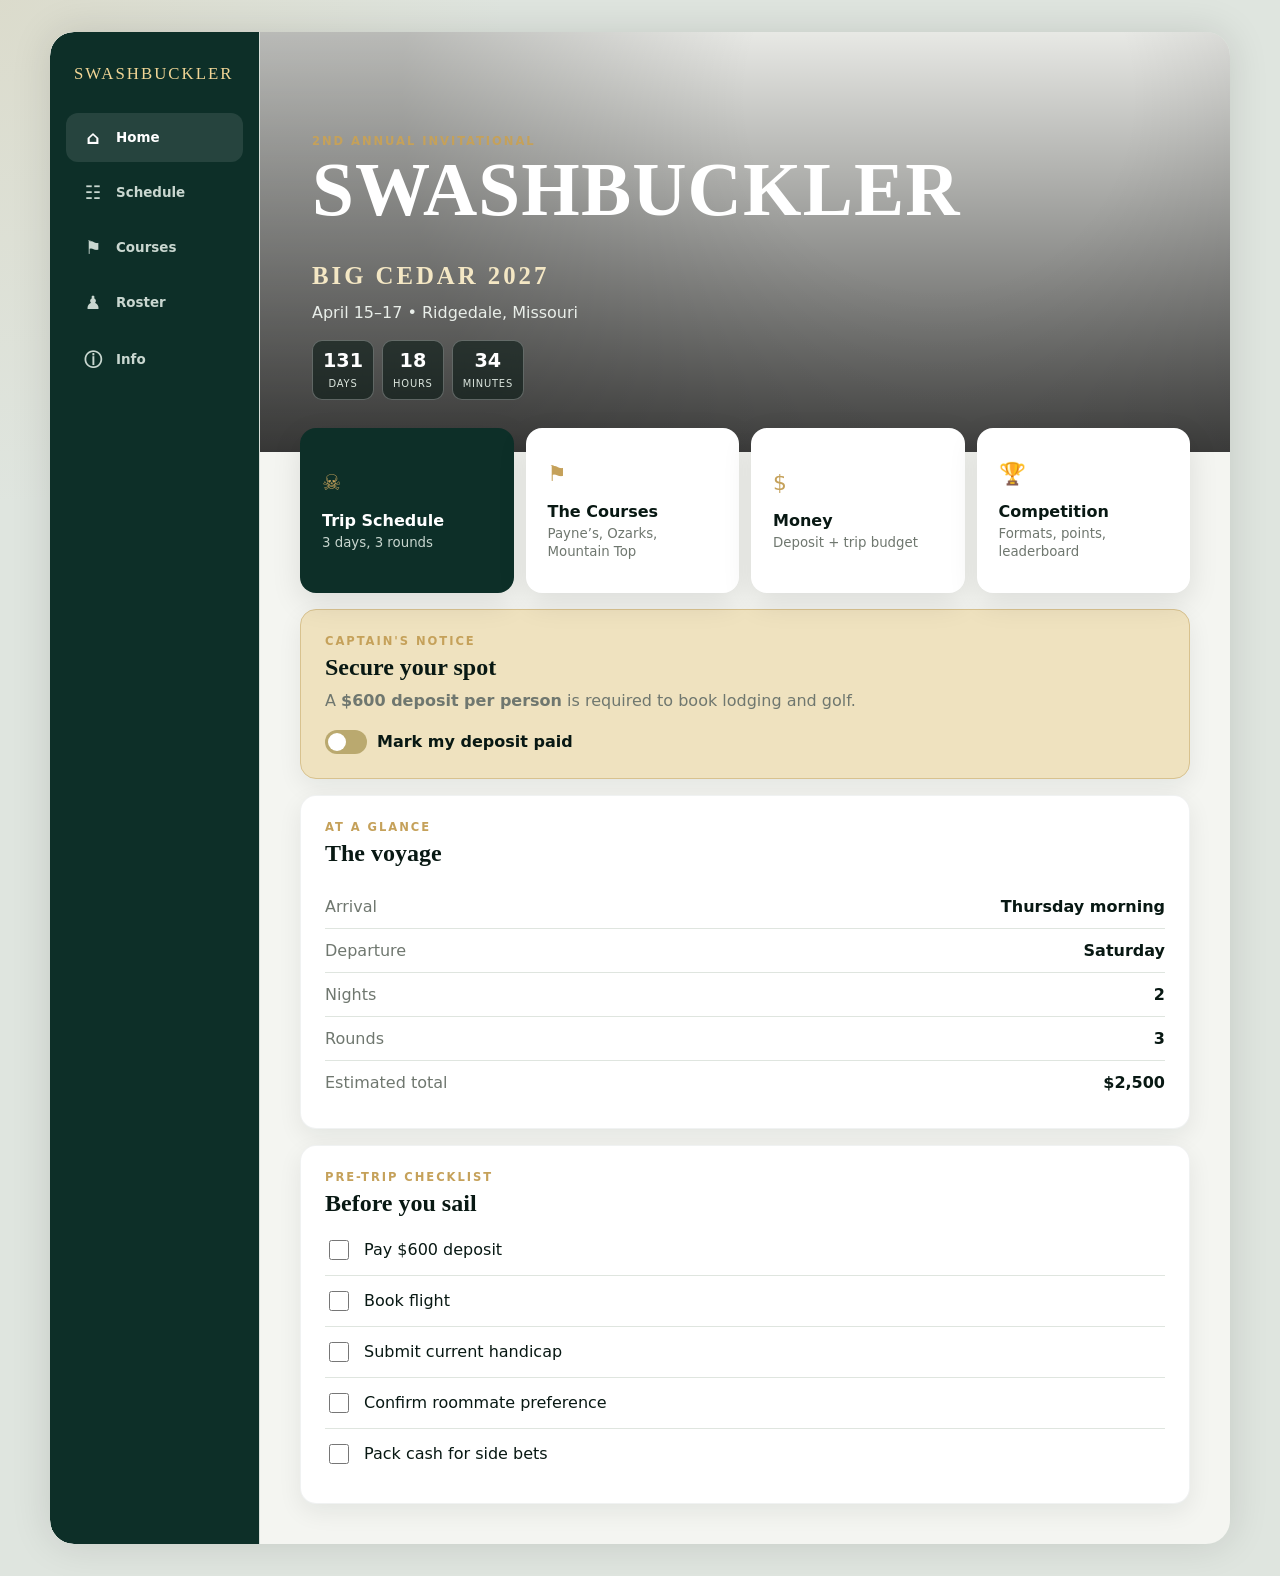
<file: Swashbuckler/App Prototypes/swashbuckler_app 2/index.html>
<!DOCTYPE html>
<html lang="en">
<head>
  <meta charset="UTF-8" />
  <meta name="viewport" content="width=device-width, initial-scale=1, viewport-fit=cover" />
  <meta name="theme-color" content="#0d2f28" />
  <title>Swashbuckler 2027</title>
  <link rel="manifest" href="manifest.json" />
  <link rel="stylesheet" href="styles.css" />
</head>
<body>
  <div class="app-shell">
    <header class="hero">
      <div class="hero-overlay"></div>
      <div class="hero-content">
        <div class="eyebrow">2ND ANNUAL INVITATIONAL</div>
        <h1>SWASHBUCKLER<br><span>BIG CEDAR 2027</span></h1>
        <p>April 15–17 • Ridgedale, Missouri</p>
        <div id="countdown" class="countdown"></div>
      </div>
    </header>

    <main>
      <section id="home" class="screen active">
        <div class="quick-grid">
          <button class="quick-card" data-target="schedule">
            <span class="quick-icon">☠</span>
            <strong>Trip Schedule</strong>
            <small>3 days, 3 rounds</small>
          </button>
          <button class="quick-card" data-target="courses">
            <span class="quick-icon">⚑</span>
            <strong>The Courses</strong>
            <small>Payne’s, Ozarks, Mountain Top</small>
          </button>
          <button class="quick-card" data-target="money">
            <span class="quick-icon">$</span>
            <strong>Money</strong>
            <small>Deposit + trip budget</small>
          </button>
          <button class="quick-card" data-target="competition">
            <span class="quick-icon">🏆</span>
            <strong>Competition</strong>
            <small>Formats, points, leaderboard</small>
          </button>
        </div>

        <div class="card announcement-card">
          <div class="card-kicker">CAPTAIN'S NOTICE</div>
          <h2>Secure your spot</h2>
          <p>A <strong>$600 deposit per person</strong> is required to book lodging and golf.</p>
          <label class="status-toggle">
            <input type="checkbox" id="depositPaid">
            <span></span>
            Mark my deposit paid
          </label>
        </div>

        <div class="card">
          <div class="section-heading">
            <div>
              <div class="card-kicker">AT A GLANCE</div>
              <h2>The voyage</h2>
            </div>
          </div>
          <div class="fact-list">
            <div><span>Arrival</span><strong>Thursday morning</strong></div>
            <div><span>Departure</span><strong>Saturday</strong></div>
            <div><span>Nights</span><strong>2</strong></div>
            <div><span>Rounds</span><strong>3</strong></div>
            <div><span>Estimated total</span><strong>$2,500</strong></div>
          </div>
        </div>

        <div class="card checklist-card">
          <div class="card-kicker">PRE-TRIP CHECKLIST</div>
          <h2>Before you sail</h2>
          <div id="checklist"></div>
        </div>
      </section>

      <section id="schedule" class="screen">
        <div class="page-title">
          <div class="card-kicker">ITINERARY</div>
          <h2>Trip Schedule</h2>
          <p>Times are placeholders until reservations and flights are finalized.</p>
        </div>
        <div class="timeline">
          <article class="day-card">
            <div class="day-badge">THU 4/15</div>
            <h3>Arrival + Round 1</h3>
            <div class="event"><time>Morning</time><div><strong>Fly into the Branson area</strong><span>Coordinate arrivals and rental vehicles</span></div></div>
            <div class="event"><time>TBD</time><div><strong>Check in at Big Cedar Lodge</strong><span>Drop bags, grab lunch, head to the course</span></div></div>
            <div class="event"><time>Afternoon</time><div><strong>Round 1</strong><span>Course assignment TBD</span></div></div>
            <div class="event"><time>Evening</time><div><strong>Opening-night dinner</strong><span>Pairings reveal + rules briefing</span></div></div>
          </article>

          <article class="day-card">
            <div class="day-badge">FRI 4/16</div>
            <h3>Doubleheader</h3>
            <div class="event"><time>Morning</time><div><strong>Round 2</strong><span>Course assignment TBD</span></div></div>
            <div class="event"><time>Midday</time><div><strong>Lunch + reset</strong><span>Leaderboard update</span></div></div>
            <div class="event"><time>Afternoon</time><div><strong>Round 3</strong><span>Course assignment TBD</span></div></div>
            <div class="event"><time>Evening</time><div><strong>Championship dinner</strong><span>Awards, payouts, bad-beat stories</span></div></div>
          </article>

          <article class="day-card">
            <div class="day-badge">SAT 4/17</div>
            <h3>Departure</h3>
            <div class="event"><time>Morning</time><div><strong>Breakfast + checkout</strong><span>Final accounting and trophy photos</span></div></div>
            <div class="event"><time>TBD</time><div><strong>Depart for airport</strong><span>Return rental vehicles and fly home</span></div></div>
          </article>
        </div>
      </section>

      <section id="courses" class="screen">
        <div class="page-title">
          <div class="card-kicker">THE TRACKS</div>
          <h2>Three rounds. No hiding.</h2>
          <p>Tap a course to reveal the trip notes.</p>
        </div>

        <article class="course-card paynes">
          <div class="course-shade"></div>
          <div class="course-copy">
            <span>18 HOLES</span>
            <h3>Payne’s Valley</h3>
            <p>Tiger Woods design • Signature 19th hole</p>
            <button class="reveal-btn">View trip notes</button>
            <div class="course-notes">
              <div><strong>Round:</strong> TBD</div>
              <div><strong>Format:</strong> TBD</div>
              <div><strong>Captain’s note:</strong> Save something for the dramatic finish.</div>
            </div>
          </div>
        </article>

        <article class="course-card ozarks">
          <div class="course-shade"></div>
          <div class="course-copy">
            <span>18 HOLES</span>
            <h3>Ozarks National</h3>
            <p>Coore & Crenshaw design • Big views, bigger consequences</p>
            <button class="reveal-btn">View trip notes</button>
            <div class="course-notes">
              <div><strong>Round:</strong> TBD</div>
              <div><strong>Format:</strong> TBD</div>
              <div><strong>Captain’s note:</strong> Fairways first. Hero golf later.</div>
            </div>
          </div>
        </article>

        <article class="course-card mountaintop">
          <div class="course-shade"></div>
          <div class="course-copy">
            <span>13 HOLES • PAR 3</span>
            <h3>Mountain Top</h3>
            <p>Gary Player design • Short course, long memories</p>
            <button class="reveal-btn">View trip notes</button>
            <div class="course-notes">
              <div><strong>Round:</strong> TBD</div>
              <div><strong>Format:</strong> TBD</div>
              <div><strong>Captain’s note:</strong> Closest-to-pin carnage belongs here.</div>
            </div>
          </div>
        </article>
      </section>

      <section id="roster" class="screen">
        <div class="page-title">
          <div class="card-kicker">THE CREW</div>
          <h2>2027 Roster</h2>
          <p>The Year 1 roster is loaded as a starting point. Handicaps and teams can be updated before launch.</p>
        </div>
        <div id="rosterGrid" class="roster-grid"></div>
      </section>

      <section id="competition" class="screen">
        <div class="page-title">
          <div class="card-kicker">THE COMPETITION</div>
          <h2>Formats + Leaderboard</h2>
          <p>Year 1 used best ball and alternate shot with match-play points. This version keeps that structure editable for 2027.</p>
        </div>

        <div class="format-grid">
          <div class="card format-card"><span>ROUND 1</span><h3>Best Ball</h3><p>1 point for a hole win, ½ for a tie, 0 for a loss.</p></div>
          <div class="card format-card"><span>ROUND 2</span><h3>Alternate Shot</h3><p>1 point for a hole win, ½ for a tie, 0 for a loss.</p></div>
          <div class="card format-card"><span>ROUND 3</span><h3>Best Ball</h3><p>1 point for a hole win, ½ for a tie, 0 for a loss.</p></div>
        </div>

        <div class="card">
          <div class="section-heading">
            <div>
              <div class="card-kicker">LIVE BOARD</div>
              <h2>Team standings</h2>
            </div>
            <button id="resetScores" class="ghost-btn">Reset</button>
          </div>
          <div id="leaderboard"></div>
        </div>

        <div class="card">
          <div class="card-kicker">SIDE ACTION</div>
          <h2>Suggested Year 2 pots</h2>
          <div class="fact-list">
            <div><span>Team competition</span><strong>$40/person</strong></div>
            <div><span>Individual net</span><strong>$20/person</strong></div>
            <div><span>Closest to pin</span><strong>$20/person</strong></div>
            <div><span>Total buy-in</span><strong>$80/person</strong></div>
          </div>
        </div>
      </section>

      <section id="money" class="screen">
        <div class="page-title">
          <div class="card-kicker">THE DAMAGE</div>
          <h2>Trip Budget</h2>
          <p>Expected cost per person: <strong>$2,500</strong>.</p>
        </div>

        <div class="budget-total">
          <span>Estimated total</span>
          <strong>$2,500</strong>
          <small>per person</small>
        </div>

        <div class="budget-bars">
          <div class="budget-row"><div><span>Lodging</span><strong>$600</strong></div><div class="bar"><i style="width:24%"></i></div></div>
          <div class="budget-row"><div><span>Golf</span><strong>$900</strong></div><div class="bar"><i style="width:36%"></i></div></div>
          <div class="budget-row"><div><span>Flights</span><strong>$500</strong></div><div class="bar"><i style="width:20%"></i></div></div>
          <div class="budget-row"><div><span>Food + drinks</span><strong>$500</strong></div><div class="bar"><i style="width:20%"></i></div></div>
        </div>

        <div class="card">
          <div class="card-kicker">PAYMENT MILESTONES</div>
          <h2>What is due when</h2>
          <div class="payment-list">
            <label><input type="checkbox" data-save="deposit"><span><strong>$600 deposit</strong><small>Required to reserve lodging and golf</small></span></label>
            <label><input type="checkbox" data-save="flight"><span><strong>Book flight</strong><small>Target budget: $500</small></span></label>
            <label><input type="checkbox" data-save="balance"><span><strong>Remaining trip balance</strong><small>Due date to be announced</small></span></label>
            <label><input type="checkbox" data-save="bets"><span><strong>Competition buy-in</strong><small>Suggested: $80 cash</small></span></label>
          </div>
        </div>
      </section>

      <section id="info" class="screen">
        <div class="page-title">
          <div class="card-kicker">FIELD GUIDE</div>
          <h2>Trip Information</h2>
        </div>

        <div class="card">
          <h3>Travel</h3>
          <p>Fly in Thursday morning, April 15. Exact airport, flight window, rental cars, and departure timing are still TBD.</p>
        </div>
        <div class="card">
          <h3>Lodging</h3>
          <p>Big Cedar Lodge for two nights. Room assignments, confirmation numbers, check-in instructions, and property map can be added here.</p>
        </div>
        <div class="card">
          <h3>What to pack</h3>
          <p>Golf gear, rain layer, casual dinner clothes, comfortable shoes, cash for bets, chargers, and whatever swing thought you plan to abandon by hole six.</p>
        </div>
        <div class="card">
          <h3>Emergency + organizer contacts</h3>
          <p>Add trip captain phone numbers, resort contact details, airline confirmation links, and rental car information before publishing.</p>
        </div>
      </section>
    </main>

    <nav class="bottom-nav">
      <button class="nav-btn active" data-target="home"><span>⌂</span>Home</button>
      <button class="nav-btn" data-target="schedule"><span>☷</span>Schedule</button>
      <button class="nav-btn" data-target="courses"><span>⚑</span>Courses</button>
      <button class="nav-btn" data-target="roster"><span>♟</span>Roster</button>
      <button class="nav-btn" data-target="info"><span>ⓘ</span>Info</button>
    </nav>
  </div>

  <script src="app.js"></script>
</body>
</html>
</file>
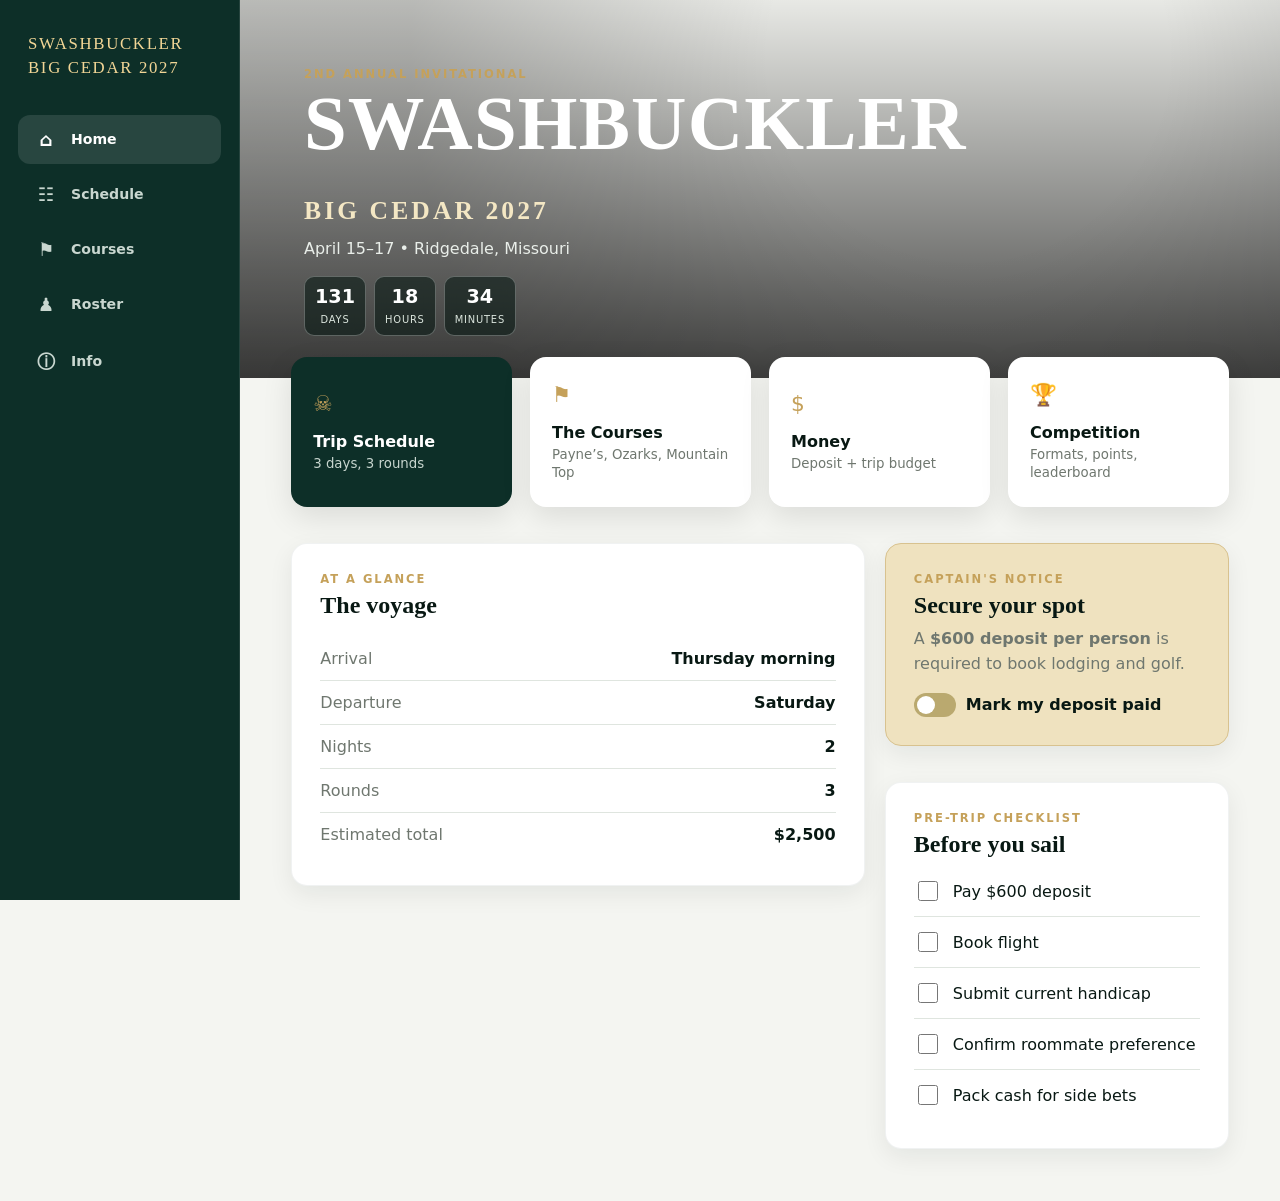
<file: Swashbuckler/App Prototypes/swashbuckler_app 3/index.html>
<!DOCTYPE html>
<html lang="en">
<head>
  <meta charset="UTF-8" />
  <meta name="viewport" content="width=device-width, initial-scale=1, viewport-fit=cover" />
  <meta name="theme-color" content="#0d2f28" />
  <title>Swashbuckler 2027</title>
  <link rel="manifest" href="manifest.json" />
  <link rel="stylesheet" href="styles.css?v=3" />
</head>
<body>
  <div class="app-shell">
    <header class="hero">
      <div class="hero-overlay"></div>
      <div class="hero-content">
        <div class="eyebrow">2ND ANNUAL INVITATIONAL</div>
        <h1>SWASHBUCKLER<br><span>BIG CEDAR 2027</span></h1>
        <p>April 15–17 • Ridgedale, Missouri</p>
        <div id="countdown" class="countdown"></div>
      </div>
    </header>

    <main>
      <section id="home" class="screen active">
        <div class="quick-grid">
          <button class="quick-card" data-target="schedule">
            <span class="quick-icon">☠</span>
            <strong>Trip Schedule</strong>
            <small>3 days, 3 rounds</small>
          </button>
          <button class="quick-card" data-target="courses">
            <span class="quick-icon">⚑</span>
            <strong>The Courses</strong>
            <small>Payne’s, Ozarks, Mountain Top</small>
          </button>
          <button class="quick-card" data-target="money">
            <span class="quick-icon">$</span>
            <strong>Money</strong>
            <small>Deposit + trip budget</small>
          </button>
          <button class="quick-card" data-target="competition">
            <span class="quick-icon">🏆</span>
            <strong>Competition</strong>
            <small>Formats, points, leaderboard</small>
          </button>
        </div>

        <div class="card announcement-card">
          <div class="card-kicker">CAPTAIN'S NOTICE</div>
          <h2>Secure your spot</h2>
          <p>A <strong>$600 deposit per person</strong> is required to book lodging and golf.</p>
          <label class="status-toggle">
            <input type="checkbox" id="depositPaid">
            <span></span>
            Mark my deposit paid
          </label>
        </div>

        <div class="card">
          <div class="section-heading">
            <div>
              <div class="card-kicker">AT A GLANCE</div>
              <h2>The voyage</h2>
            </div>
          </div>
          <div class="fact-list">
            <div><span>Arrival</span><strong>Thursday morning</strong></div>
            <div><span>Departure</span><strong>Saturday</strong></div>
            <div><span>Nights</span><strong>2</strong></div>
            <div><span>Rounds</span><strong>3</strong></div>
            <div><span>Estimated total</span><strong>$2,500</strong></div>
          </div>
        </div>

        <div class="card checklist-card">
          <div class="card-kicker">PRE-TRIP CHECKLIST</div>
          <h2>Before you sail</h2>
          <div id="checklist"></div>
        </div>
      </section>

      <section id="schedule" class="screen">
        <div class="page-title">
          <div class="card-kicker">ITINERARY</div>
          <h2>Trip Schedule</h2>
          <p>Times are placeholders until reservations and flights are finalized.</p>
        </div>
        <div class="timeline">
          <article class="day-card">
            <div class="day-badge">THU 4/15</div>
            <h3>Arrival + Round 1</h3>
            <div class="event"><time>Morning</time><div><strong>Fly into the Branson area</strong><span>Coordinate arrivals and rental vehicles</span></div></div>
            <div class="event"><time>TBD</time><div><strong>Check in at Big Cedar Lodge</strong><span>Drop bags, grab lunch, head to the course</span></div></div>
            <div class="event"><time>Afternoon</time><div><strong>Round 1</strong><span>Course assignment TBD</span></div></div>
            <div class="event"><time>Evening</time><div><strong>Opening-night dinner</strong><span>Pairings reveal + rules briefing</span></div></div>
          </article>

          <article class="day-card">
            <div class="day-badge">FRI 4/16</div>
            <h3>Doubleheader</h3>
            <div class="event"><time>Morning</time><div><strong>Round 2</strong><span>Course assignment TBD</span></div></div>
            <div class="event"><time>Midday</time><div><strong>Lunch + reset</strong><span>Leaderboard update</span></div></div>
            <div class="event"><time>Afternoon</time><div><strong>Round 3</strong><span>Course assignment TBD</span></div></div>
            <div class="event"><time>Evening</time><div><strong>Championship dinner</strong><span>Awards, payouts, bad-beat stories</span></div></div>
          </article>

          <article class="day-card">
            <div class="day-badge">SAT 4/17</div>
            <h3>Departure</h3>
            <div class="event"><time>Morning</time><div><strong>Breakfast + checkout</strong><span>Final accounting and trophy photos</span></div></div>
            <div class="event"><time>TBD</time><div><strong>Depart for airport</strong><span>Return rental vehicles and fly home</span></div></div>
          </article>
        </div>
      </section>

      <section id="courses" class="screen">
        <div class="page-title">
          <div class="card-kicker">THE TRACKS</div>
          <h2>Three rounds. No hiding.</h2>
          <p>Tap a course to reveal the trip notes.</p>
        </div>

        <article class="course-card paynes">
          <div class="course-shade"></div>
          <div class="course-copy">
            <span>18 HOLES</span>
            <h3>Payne’s Valley</h3>
            <p>Tiger Woods design • Signature 19th hole</p>
            <button class="reveal-btn">View trip notes</button>
            <div class="course-notes">
              <div><strong>Round:</strong> TBD</div>
              <div><strong>Format:</strong> TBD</div>
              <div><strong>Captain’s note:</strong> Save something for the dramatic finish.</div>
            </div>
          </div>
        </article>

        <article class="course-card ozarks">
          <div class="course-shade"></div>
          <div class="course-copy">
            <span>18 HOLES</span>
            <h3>Ozarks National</h3>
            <p>Coore & Crenshaw design • Big views, bigger consequences</p>
            <button class="reveal-btn">View trip notes</button>
            <div class="course-notes">
              <div><strong>Round:</strong> TBD</div>
              <div><strong>Format:</strong> TBD</div>
              <div><strong>Captain’s note:</strong> Fairways first. Hero golf later.</div>
            </div>
          </div>
        </article>

        <article class="course-card mountaintop">
          <div class="course-shade"></div>
          <div class="course-copy">
            <span>13 HOLES • PAR 3</span>
            <h3>Mountain Top</h3>
            <p>Gary Player design • Short course, long memories</p>
            <button class="reveal-btn">View trip notes</button>
            <div class="course-notes">
              <div><strong>Round:</strong> TBD</div>
              <div><strong>Format:</strong> TBD</div>
              <div><strong>Captain’s note:</strong> Closest-to-pin carnage belongs here.</div>
            </div>
          </div>
        </article>
      </section>

      <section id="roster" class="screen">
        <div class="page-title">
          <div class="card-kicker">THE CREW</div>
          <h2>2027 Roster</h2>
          <p>The Year 1 roster is loaded as a starting point. Handicaps and teams can be updated before launch.</p>
        </div>
        <div id="rosterGrid" class="roster-grid"></div>
      </section>

      <section id="competition" class="screen">
        <div class="page-title">
          <div class="card-kicker">THE COMPETITION</div>
          <h2>Formats + Leaderboard</h2>
          <p>Year 1 used best ball and alternate shot with match-play points. This version keeps that structure editable for 2027.</p>
        </div>

        <div class="format-grid">
          <div class="card format-card"><span>ROUND 1</span><h3>Best Ball</h3><p>1 point for a hole win, ½ for a tie, 0 for a loss.</p></div>
          <div class="card format-card"><span>ROUND 2</span><h3>Alternate Shot</h3><p>1 point for a hole win, ½ for a tie, 0 for a loss.</p></div>
          <div class="card format-card"><span>ROUND 3</span><h3>Best Ball</h3><p>1 point for a hole win, ½ for a tie, 0 for a loss.</p></div>
        </div>

        <div class="card">
          <div class="section-heading">
            <div>
              <div class="card-kicker">LIVE BOARD</div>
              <h2>Team standings</h2>
            </div>
            <button id="resetScores" class="ghost-btn">Reset</button>
          </div>
          <div id="leaderboard"></div>
        </div>

        <div class="card">
          <div class="card-kicker">SIDE ACTION</div>
          <h2>Suggested Year 2 pots</h2>
          <div class="fact-list">
            <div><span>Team competition</span><strong>$40/person</strong></div>
            <div><span>Individual net</span><strong>$20/person</strong></div>
            <div><span>Closest to pin</span><strong>$20/person</strong></div>
            <div><span>Total buy-in</span><strong>$80/person</strong></div>
          </div>
        </div>
      </section>

      <section id="money" class="screen">
        <div class="page-title">
          <div class="card-kicker">THE DAMAGE</div>
          <h2>Trip Budget</h2>
          <p>Expected cost per person: <strong>$2,500</strong>.</p>
        </div>

        <div class="budget-total">
          <span>Estimated total</span>
          <strong>$2,500</strong>
          <small>per person</small>
        </div>

        <div class="budget-bars">
          <div class="budget-row"><div><span>Lodging</span><strong>$600</strong></div><div class="bar"><i style="width:24%"></i></div></div>
          <div class="budget-row"><div><span>Golf</span><strong>$900</strong></div><div class="bar"><i style="width:36%"></i></div></div>
          <div class="budget-row"><div><span>Flights</span><strong>$500</strong></div><div class="bar"><i style="width:20%"></i></div></div>
          <div class="budget-row"><div><span>Food + drinks</span><strong>$500</strong></div><div class="bar"><i style="width:20%"></i></div></div>
        </div>

        <div class="card">
          <div class="card-kicker">PAYMENT MILESTONES</div>
          <h2>What is due when</h2>
          <div class="payment-list">
            <label><input type="checkbox" data-save="deposit"><span><strong>$600 deposit</strong><small>Required to reserve lodging and golf</small></span></label>
            <label><input type="checkbox" data-save="flight"><span><strong>Book flight</strong><small>Target budget: $500</small></span></label>
            <label><input type="checkbox" data-save="balance"><span><strong>Remaining trip balance</strong><small>Due date to be announced</small></span></label>
            <label><input type="checkbox" data-save="bets"><span><strong>Competition buy-in</strong><small>Suggested: $80 cash</small></span></label>
          </div>
        </div>
      </section>

      <section id="info" class="screen">
        <div class="page-title">
          <div class="card-kicker">FIELD GUIDE</div>
          <h2>Trip Information</h2>
        </div>

        <div class="card">
          <h3>Travel</h3>
          <p>Fly in Thursday morning, April 15. Exact airport, flight window, rental cars, and departure timing are still TBD.</p>
        </div>
        <div class="card">
          <h3>Lodging</h3>
          <p>Big Cedar Lodge for two nights. Room assignments, confirmation numbers, check-in instructions, and property map can be added here.</p>
        </div>
        <div class="card">
          <h3>What to pack</h3>
          <p>Golf gear, rain layer, casual dinner clothes, comfortable shoes, cash for bets, chargers, and whatever swing thought you plan to abandon by hole six.</p>
        </div>
        <div class="card">
          <h3>Emergency + organizer contacts</h3>
          <p>Add trip captain phone numbers, resort contact details, airline confirmation links, and rental car information before publishing.</p>
        </div>
      </section>
    </main>

    <nav class="bottom-nav">
      <button class="nav-btn active" data-target="home"><span>⌂</span>Home</button>
      <button class="nav-btn" data-target="schedule"><span>☷</span>Schedule</button>
      <button class="nav-btn" data-target="courses"><span>⚑</span>Courses</button>
      <button class="nav-btn" data-target="roster"><span>♟</span>Roster</button>
      <button class="nav-btn" data-target="info"><span>ⓘ</span>Info</button>
    </nav>
  </div>

  <script src="app.js?v=3"></script>
</body>
</html>
</file>
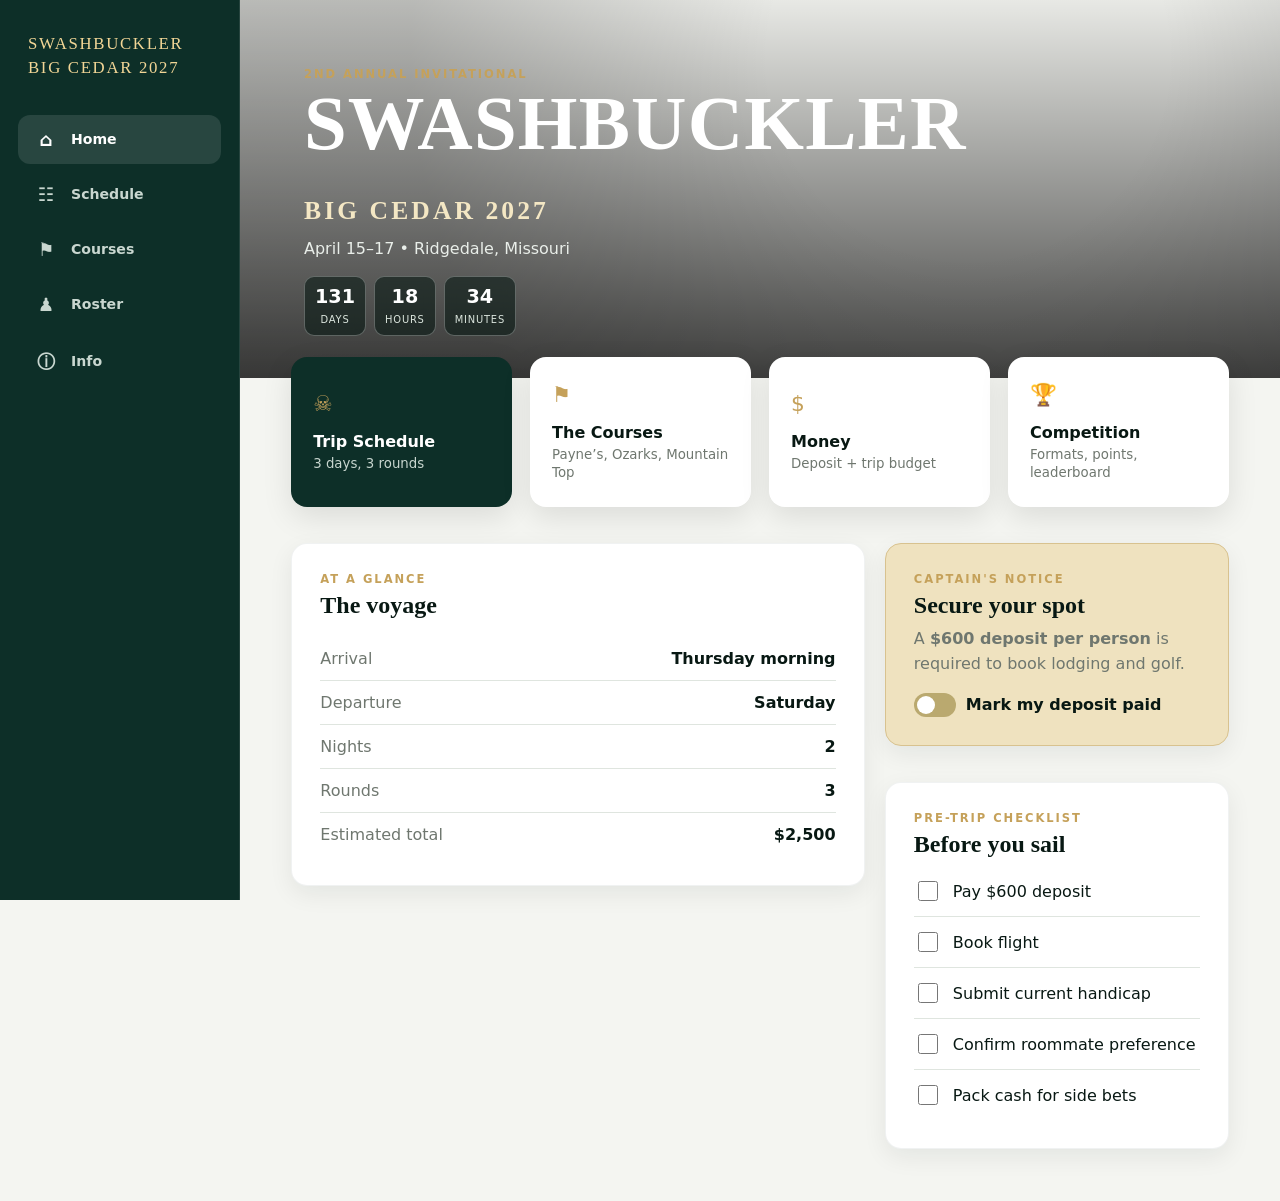
<file: Swashbuckler/App Prototypes/swashbuckler_app 4/index.html>
<!DOCTYPE html>
<html lang="en">
<head>
  <meta charset="UTF-8" />
  <meta name="viewport" content="width=device-width, initial-scale=1, viewport-fit=cover" />
  <meta name="theme-color" content="#0d2f28" />
  <title>Swashbuckler 2027</title>
  <link rel="manifest" href="manifest.json" />
  <link rel="stylesheet" href="styles-v4.css" />
</head>
<body>
  <div class="app-shell">
    <header class="hero">
      <div class="hero-overlay"></div>
      <div class="hero-content">
        <div class="eyebrow">2ND ANNUAL INVITATIONAL</div>
        <h1>SWASHBUCKLER<br><span>BIG CEDAR 2027</span></h1>
        <p>April 15–17 • Ridgedale, Missouri</p>
        <div id="countdown" class="countdown"></div>
      </div>
    </header>

    <main>
      <section id="home" class="screen active">
        <div class="quick-grid">
          <button class="quick-card" data-target="schedule">
            <span class="quick-icon">☠</span>
            <strong>Trip Schedule</strong>
            <small>3 days, 3 rounds</small>
          </button>
          <button class="quick-card" data-target="courses">
            <span class="quick-icon">⚑</span>
            <strong>The Courses</strong>
            <small>Payne’s, Ozarks, Mountain Top</small>
          </button>
          <button class="quick-card" data-target="money">
            <span class="quick-icon">$</span>
            <strong>Money</strong>
            <small>Deposit + trip budget</small>
          </button>
          <button class="quick-card" data-target="competition">
            <span class="quick-icon">🏆</span>
            <strong>Competition</strong>
            <small>Formats, points, leaderboard</small>
          </button>
        </div>

        <div class="card announcement-card">
          <div class="card-kicker">CAPTAIN'S NOTICE</div>
          <h2>Secure your spot</h2>
          <p>A <strong>$600 deposit per person</strong> is required to book lodging and golf.</p>
          <label class="status-toggle">
            <input type="checkbox" id="depositPaid">
            <span></span>
            Mark my deposit paid
          </label>
        </div>

        <div class="card">
          <div class="section-heading">
            <div>
              <div class="card-kicker">AT A GLANCE</div>
              <h2>The voyage</h2>
            </div>
          </div>
          <div class="fact-list">
            <div><span>Arrival</span><strong>Thursday morning</strong></div>
            <div><span>Departure</span><strong>Saturday</strong></div>
            <div><span>Nights</span><strong>2</strong></div>
            <div><span>Rounds</span><strong>3</strong></div>
            <div><span>Estimated total</span><strong>$2,500</strong></div>
          </div>
        </div>

        <div class="card checklist-card">
          <div class="card-kicker">PRE-TRIP CHECKLIST</div>
          <h2>Before you sail</h2>
          <div id="checklist"></div>
        </div>
      </section>

      <section id="schedule" class="screen">
        <div class="page-title">
          <div class="card-kicker">ITINERARY</div>
          <h2>Trip Schedule</h2>
          <p>Times are placeholders until reservations and flights are finalized.</p>
        </div>
        <div class="timeline">
          <article class="day-card">
            <div class="day-badge">THU 4/15</div>
            <h3>Arrival + Round 1</h3>
            <div class="event"><time>Morning</time><div><strong>Fly into the Branson area</strong><span>Coordinate arrivals and rental vehicles</span></div></div>
            <div class="event"><time>TBD</time><div><strong>Check in at Big Cedar Lodge</strong><span>Drop bags, grab lunch, head to the course</span></div></div>
            <div class="event"><time>Afternoon</time><div><strong>Round 1</strong><span>Course assignment TBD</span></div></div>
            <div class="event"><time>Evening</time><div><strong>Opening-night dinner</strong><span>Pairings reveal + rules briefing</span></div></div>
          </article>

          <article class="day-card">
            <div class="day-badge">FRI 4/16</div>
            <h3>Doubleheader</h3>
            <div class="event"><time>Morning</time><div><strong>Round 2</strong><span>Course assignment TBD</span></div></div>
            <div class="event"><time>Midday</time><div><strong>Lunch + reset</strong><span>Leaderboard update</span></div></div>
            <div class="event"><time>Afternoon</time><div><strong>Round 3</strong><span>Course assignment TBD</span></div></div>
            <div class="event"><time>Evening</time><div><strong>Championship dinner</strong><span>Awards, payouts, bad-beat stories</span></div></div>
          </article>

          <article class="day-card">
            <div class="day-badge">SAT 4/17</div>
            <h3>Departure</h3>
            <div class="event"><time>Morning</time><div><strong>Breakfast + checkout</strong><span>Final accounting and trophy photos</span></div></div>
            <div class="event"><time>TBD</time><div><strong>Depart for airport</strong><span>Return rental vehicles and fly home</span></div></div>
          </article>
        </div>
      </section>

      <section id="courses" class="screen">
        <div class="page-title">
          <div class="card-kicker">THE TRACKS</div>
          <h2>Three rounds. No hiding.</h2>
          <p>Tap a course to reveal the trip notes.</p>
        </div>

        <article class="course-card paynes">
          <div class="course-shade"></div>
          <div class="course-copy">
            <span>18 HOLES</span>
            <h3>Payne’s Valley</h3>
            <p>Tiger Woods design • Signature 19th hole</p>
            <button class="reveal-btn">View trip notes</button>
            <div class="course-notes">
              <div><strong>Round:</strong> TBD</div>
              <div><strong>Format:</strong> TBD</div>
              <div><strong>Captain’s note:</strong> Save something for the dramatic finish.</div>
            </div>
          </div>
        </article>

        <article class="course-card ozarks">
          <div class="course-shade"></div>
          <div class="course-copy">
            <span>18 HOLES</span>
            <h3>Ozarks National</h3>
            <p>Coore & Crenshaw design • Big views, bigger consequences</p>
            <button class="reveal-btn">View trip notes</button>
            <div class="course-notes">
              <div><strong>Round:</strong> TBD</div>
              <div><strong>Format:</strong> TBD</div>
              <div><strong>Captain’s note:</strong> Fairways first. Hero golf later.</div>
            </div>
          </div>
        </article>

        <article class="course-card mountaintop">
          <div class="course-shade"></div>
          <div class="course-copy">
            <span>13 HOLES • PAR 3</span>
            <h3>Mountain Top</h3>
            <p>Gary Player design • Short course, long memories</p>
            <button class="reveal-btn">View trip notes</button>
            <div class="course-notes">
              <div><strong>Round:</strong> TBD</div>
              <div><strong>Format:</strong> TBD</div>
              <div><strong>Captain’s note:</strong> Closest-to-pin carnage belongs here.</div>
            </div>
          </div>
        </article>
      </section>

      <section id="roster" class="screen">
        <div class="page-title">
          <div class="card-kicker">THE CREW</div>
          <h2>2027 Roster</h2>
          <p>The Year 1 roster is loaded as a starting point. Handicaps and teams can be updated before launch.</p>
        </div>
        <div id="rosterGrid" class="roster-grid"></div>
      </section>

      <section id="competition" class="screen">
        <div class="page-title">
          <div class="card-kicker">THE COMPETITION</div>
          <h2>Formats + Leaderboard</h2>
          <p>Year 1 used best ball and alternate shot with match-play points. This version keeps that structure editable for 2027.</p>
        </div>

        <div class="format-grid">
          <div class="card format-card"><span>ROUND 1</span><h3>Best Ball</h3><p>1 point for a hole win, ½ for a tie, 0 for a loss.</p></div>
          <div class="card format-card"><span>ROUND 2</span><h3>Alternate Shot</h3><p>1 point for a hole win, ½ for a tie, 0 for a loss.</p></div>
          <div class="card format-card"><span>ROUND 3</span><h3>Best Ball</h3><p>1 point for a hole win, ½ for a tie, 0 for a loss.</p></div>
        </div>

        <div class="card">
          <div class="section-heading">
            <div>
              <div class="card-kicker">LIVE BOARD</div>
              <h2>Team standings</h2>
            </div>
            <button id="resetScores" class="ghost-btn">Reset</button>
          </div>
          <div id="leaderboard"></div>
        </div>

        <div class="card">
          <div class="card-kicker">SIDE ACTION</div>
          <h2>Suggested Year 2 pots</h2>
          <div class="fact-list">
            <div><span>Team competition</span><strong>$40/person</strong></div>
            <div><span>Individual net</span><strong>$20/person</strong></div>
            <div><span>Closest to pin</span><strong>$20/person</strong></div>
            <div><span>Total buy-in</span><strong>$80/person</strong></div>
          </div>
        </div>
      </section>

      <section id="money" class="screen">
        <div class="page-title">
          <div class="card-kicker">THE DAMAGE</div>
          <h2>Trip Budget</h2>
          <p>Expected cost per person: <strong>$2,500</strong>.</p>
        </div>

        <div class="budget-total">
          <span>Estimated total</span>
          <strong>$2,500</strong>
          <small>per person</small>
        </div>

        <div class="budget-bars">
          <div class="budget-row"><div><span>Lodging</span><strong>$600</strong></div><div class="bar"><i style="width:24%"></i></div></div>
          <div class="budget-row"><div><span>Golf</span><strong>$900</strong></div><div class="bar"><i style="width:36%"></i></div></div>
          <div class="budget-row"><div><span>Flights</span><strong>$500</strong></div><div class="bar"><i style="width:20%"></i></div></div>
          <div class="budget-row"><div><span>Food + drinks</span><strong>$500</strong></div><div class="bar"><i style="width:20%"></i></div></div>
        </div>

        <div class="card">
          <div class="card-kicker">PAYMENT MILESTONES</div>
          <h2>What is due when</h2>
          <div class="payment-list">
            <label><input type="checkbox" data-save="deposit"><span><strong>$600 deposit</strong><small>Required to reserve lodging and golf</small></span></label>
            <label><input type="checkbox" data-save="flight"><span><strong>Book flight</strong><small>Target budget: $500</small></span></label>
            <label><input type="checkbox" data-save="balance"><span><strong>Remaining trip balance</strong><small>Due date to be announced</small></span></label>
            <label><input type="checkbox" data-save="bets"><span><strong>Competition buy-in</strong><small>Suggested: $80 cash</small></span></label>
          </div>
        </div>
      </section>

      <section id="info" class="screen">
        <div class="page-title">
          <div class="card-kicker">FIELD GUIDE</div>
          <h2>Trip Information</h2>
        </div>

        <div class="card">
          <h3>Travel</h3>
          <p>Fly in Thursday morning, April 15. Exact airport, flight window, rental cars, and departure timing are still TBD.</p>
        </div>
        <div class="card">
          <h3>Lodging</h3>
          <p>Big Cedar Lodge for two nights. Room assignments, confirmation numbers, check-in instructions, and property map can be added here.</p>
        </div>
        <div class="card">
          <h3>What to pack</h3>
          <p>Golf gear, rain layer, casual dinner clothes, comfortable shoes, cash for bets, chargers, and whatever swing thought you plan to abandon by hole six.</p>
        </div>
        <div class="card">
          <h3>Emergency + organizer contacts</h3>
          <p>Add trip captain phone numbers, resort contact details, airline confirmation links, and rental car information before publishing.</p>
        </div>
      </section>
    </main>

    <nav class="bottom-nav">
      <button class="nav-btn active" data-target="home"><span>⌂</span>Home</button>
      <button class="nav-btn" data-target="schedule"><span>☷</span>Schedule</button>
      <button class="nav-btn" data-target="courses"><span>⚑</span>Courses</button>
      <button class="nav-btn" data-target="roster"><span>♟</span>Roster</button>
      <button class="nav-btn" data-target="info"><span>ⓘ</span>Info</button>
    </nav>
  </div>


  <script>
    // One-time cleanup for older cached versions and service workers.
    (async function () {
      if (!('serviceWorker' in navigator)) return;
      const cleanupKey = 'swashbuckler-v4-cleanup';
      if (sessionStorage.getItem(cleanupKey)) return;

      const registrations = await navigator.serviceWorker.getRegistrations();
      const cacheNames = 'caches' in window ? await caches.keys() : [];

      if (registrations.length || cacheNames.length) {
        await Promise.all(registrations.map(registration => registration.unregister()));
        await Promise.all(cacheNames.map(name => caches.delete(name)));
        sessionStorage.setItem(cleanupKey, 'done');
        location.reload();
      }
    })();
  </script>

  <script src="app-v4.js"></script>
</body>
</html>
</file>
<file: Swashbuckler/App Prototypes/swashbuckler_app 2/styles.css>
:root{
  --ink:#081813;
  --green:#0d2f28;
  --green-2:#17483d;
  --cream:#f4eedf;
  --gold:#c5a15a;
  --white:#fff;
  --muted:#6f776f;
  --card:#ffffff;
  --line:#dfe5df;
  --shadow:0 10px 30px rgba(0,0,0,.10);
}
*{box-sizing:border-box}
html{scroll-behavior:smooth}
body{
  margin:0;
  font-family:Inter, ui-sans-serif, system-ui, -apple-system, BlinkMacSystemFont, "Segoe UI", sans-serif;
  background:#e8ece8;
  color:var(--ink);
}
button,input{font:inherit}
button{cursor:pointer}
.app-shell{
  width:min(100%, 560px);
  min-height:100vh;
  margin:0 auto;
  background:#f4f5f1;
  box-shadow:0 0 40px rgba(0,0,0,.12);
  padding-bottom:88px;
}
.hero{
  position:relative;
  min-height:300px;
  display:flex;
  align-items:flex-end;
  padding:28px 22px;
  color:#fff;
  background:
    linear-gradient(180deg,rgba(0,0,0,.05),rgba(0,0,0,.72)),
    url('https://images.unsplash.com/photo-1587174486073-ae5e5cff23aa?auto=format&fit=crop&w=1200&q=85') center/cover;
}
.hero-overlay{position:absolute;inset:0;background:radial-gradient(circle at 70% 15%,transparent 0 25%,rgba(0,0,0,.2) 70%)}
.hero-content{position:relative;z-index:1;width:100%}
.eyebrow,.card-kicker{
  font-size:.72rem;
  letter-spacing:.17em;
  font-weight:800;
  color:var(--gold);
}
.hero h1{
  margin:8px 0 5px;
  font-family:Georgia,serif;
  font-size:2.55rem;
  line-height:.91;
  letter-spacing:.015em;
}
.hero h1 span{font-size:1.25rem;color:#f4e7c4;letter-spacing:.12em}
.hero p{margin:10px 0 18px;color:#e9eee9}
.countdown{display:flex;gap:8px}
.countdown div{
  min-width:59px;
  padding:8px 10px;
  border:1px solid rgba(255,255,255,.28);
  border-radius:10px;
  background:rgba(6,24,18,.58);
  backdrop-filter:blur(6px);
  text-align:center;
}
.countdown strong{display:block;font-size:1.2rem}
.countdown span{font-size:.62rem;letter-spacing:.08em;text-transform:uppercase;color:#dbe5dd}

main{padding:18px}
.screen{display:none;animation:fade .2s ease}
.screen.active{display:block}
@keyframes fade{from{opacity:.4;transform:translateY(5px)}to{opacity:1;transform:none}}

.quick-grid{display:grid;grid-template-columns:1fr 1fr;gap:12px;margin-top:-42px;position:relative;z-index:2}
.quick-card{
  min-height:126px;
  border:0;
  border-radius:16px;
  background:var(--card);
  box-shadow:var(--shadow);
  padding:17px;
  text-align:left;
  color:var(--ink);
}
.quick-card:nth-child(1){background:var(--green);color:white}
.quick-card:nth-child(1) small{color:#c8d6cf}
.quick-icon{display:block;font-size:1.35rem;color:var(--gold);margin-bottom:16px}
.quick-card strong{display:block;font-size:1rem}
.quick-card small{display:block;color:var(--muted);margin-top:4px;line-height:1.35}

.card{
  background:var(--card);
  border-radius:16px;
  box-shadow:0 8px 24px rgba(12,34,27,.07);
  padding:20px;
  margin-top:16px;
  border:1px solid rgba(13,47,40,.06);
}
.card h2,.page-title h2{font-family:Georgia,serif;margin:6px 0 8px}
.card h3{font-family:Georgia,serif;font-size:1.3rem;margin:0 0 8px}
.card p,.page-title p{color:var(--muted);line-height:1.55;margin:0}
.announcement-card{background:#efe2bf;border:1px solid #d8c28f}
.status-toggle{display:flex;align-items:center;gap:10px;margin-top:16px;font-weight:700}
.status-toggle input{display:none}
.status-toggle span{
  width:42px;height:24px;border-radius:100px;background:#baa96f;position:relative;transition:.2s
}
.status-toggle span:after{
  content:"";position:absolute;width:18px;height:18px;left:3px;top:3px;background:white;border-radius:50%;transition:.2s
}
.status-toggle input:checked + span{background:var(--green)}
.status-toggle input:checked + span:after{transform:translateX(18px)}
.section-heading{display:flex;align-items:center;justify-content:space-between;gap:12px}
.fact-list{margin-top:10px}
.fact-list div{
  display:flex;justify-content:space-between;gap:15px;padding:12px 0;border-bottom:1px solid var(--line)
}
.fact-list div:last-child{border-bottom:0}
.fact-list span{color:var(--muted)}
.check-row{
  display:flex;align-items:center;gap:12px;padding:12px 0;border-bottom:1px solid var(--line)
}
.check-row:last-child{border:0}
.check-row input{width:20px;height:20px;accent-color:var(--green)}
.check-row.done span{text-decoration:line-through;color:#88918a}

.page-title{padding:6px 2px 4px}
.page-title h2{font-size:2rem}
.timeline{display:grid;gap:14px;margin-top:16px}
.day-card{
  background:white;border-radius:16px;padding:18px;box-shadow:0 8px 24px rgba(12,34,27,.07)
}
.day-badge{display:inline-block;background:var(--green);color:#fff;padding:6px 9px;border-radius:7px;font-size:.72rem;font-weight:900;letter-spacing:.08em}
.day-card h3{font-family:Georgia,serif;font-size:1.45rem;margin:10px 0 14px}
.event{display:grid;grid-template-columns:74px 1fr;gap:12px;padding:12px 0;border-top:1px solid var(--line)}
.event time{font-size:.78rem;font-weight:800;color:var(--gold);text-transform:uppercase}
.event strong,.event span{display:block}
.event span{color:var(--muted);font-size:.86rem;margin-top:3px;line-height:1.4}

.course-card{
  position:relative;min-height:260px;margin-top:16px;border-radius:18px;overflow:hidden;color:white;
  background-position:center;background-size:cover;box-shadow:var(--shadow)
}
.paynes{background-image:url('https://images.unsplash.com/photo-1535131749006-b7f58c99034b?auto=format&fit=crop&w=1200&q=85')}
.ozarks{background-image:url('https://images.unsplash.com/photo-1591491653056-2e8d6b6f8758?auto=format&fit=crop&w=1200&q=85')}
.mountaintop{background-image:url('https://images.unsplash.com/photo-1587174486073-ae5e5cff23aa?auto=format&fit=crop&w=1200&q=85')}
.course-shade{position:absolute;inset:0;background:linear-gradient(180deg,rgba(0,0,0,.05),rgba(0,0,0,.82))}
.course-copy{position:absolute;inset:auto 0 0;padding:20px}
.course-copy>span{font-size:.72rem;letter-spacing:.14em;font-weight:900;color:#f4d997}
.course-copy h3{font-family:Georgia,serif;font-size:1.9rem;margin:4px 0}
.course-copy p{margin:0 0 13px;color:#e0e7e2}
.reveal-btn,.ghost-btn{
  border:1px solid currentColor;background:transparent;color:inherit;border-radius:9px;padding:8px 11px;font-weight:800
}
.course-notes{display:none;margin-top:14px;padding-top:12px;border-top:1px solid rgba(255,255,255,.25);font-size:.87rem;line-height:1.55}
.course-card.open .course-notes{display:block}
.course-card.open{min-height:340px}

.roster-grid{display:grid;grid-template-columns:1fr 1fr;gap:12px;margin-top:16px}
.player-card{background:white;border-radius:14px;padding:15px;box-shadow:0 7px 20px rgba(12,34,27,.07);border-top:4px solid var(--gold)}
.player-card .avatar{width:44px;height:44px;border-radius:50%;display:grid;place-items:center;background:var(--green);color:white;font-family:Georgia,serif;font-weight:800;margin-bottom:10px}
.player-card h3{font-size:1rem;margin:0 0 4px}
.player-card em{display:block;color:var(--gold);font-size:.78rem;font-style:normal;font-weight:800}
.player-meta{display:flex;justify-content:space-between;margin-top:12px;padding-top:9px;border-top:1px solid var(--line);font-size:.78rem;color:var(--muted)}

.format-grid{display:grid;gap:12px}
.format-card span{font-size:.7rem;letter-spacing:.13em;font-weight:900;color:var(--gold)}
.format-card h3{margin-top:6px}
.leader-row{display:grid;grid-template-columns:1fr auto auto;align-items:center;gap:10px;padding:12px 0;border-bottom:1px solid var(--line)}
.leader-row:last-child{border:0}
.score-control{display:flex;align-items:center;gap:7px}
.score-control button{width:31px;height:31px;border-radius:50%;border:0;background:#e9eeea;font-weight:900}
.score-control strong{min-width:28px;text-align:center}
.ghost-btn{color:var(--green);border-color:#aebcb5}

.budget-total{
  margin-top:16px;padding:24px;border-radius:18px;background:var(--green);color:white;text-align:center
}
.budget-total span,.budget-total small{display:block;color:#c9d7d0}
.budget-total strong{display:block;font-family:Georgia,serif;font-size:3rem;color:#f2d696;margin:4px 0}
.budget-bars{background:white;border-radius:16px;padding:20px;margin-top:14px}
.budget-row{margin-bottom:18px}
.budget-row:last-child{margin-bottom:0}
.budget-row>div:first-child{display:flex;justify-content:space-between;margin-bottom:7px}
.bar{height:9px;background:#e6ebe7;border-radius:99px;overflow:hidden}
.bar i{display:block;height:100%;background:var(--gold);border-radius:99px}
.payment-list label{display:flex;gap:12px;padding:13px 0;border-bottom:1px solid var(--line)}
.payment-list label:last-child{border:0}
.payment-list input{width:21px;height:21px;accent-color:var(--green)}
.payment-list strong,.payment-list small{display:block}
.payment-list small{color:var(--muted);margin-top:2px}

.bottom-nav{
  position:fixed;left:50%;bottom:0;transform:translateX(-50%);
  width:min(100%,560px);height:75px;background:rgba(255,255,255,.95);
  border-top:1px solid #d9dfda;display:grid;grid-template-columns:repeat(5,1fr);
  z-index:50;padding-bottom:env(safe-area-inset-bottom);backdrop-filter:blur(10px)
}
.nav-btn{border:0;background:transparent;color:#66716a;font-size:.68rem;font-weight:800;padding:8px 2px}
.nav-btn span{display:block;font-size:1.25rem;margin-bottom:3px}
.nav-btn.active{color:var(--green)}


/* Responsive behavior */
@media (min-width:700px){
  body{padding:24px}
  .app-shell{
    width:min(100%, 1180px);
    border-radius:24px;
    overflow:hidden;
  }
  .hero{
    min-height:380px;
    padding:40px;
  }
  .hero h1{font-size:4rem}
  .hero h1 span{font-size:1.55rem}
  main{padding:28px}
  .quick-grid{
    grid-template-columns:repeat(4,1fr);
    margin-top:-56px;
  }
  .quick-card{min-height:150px}
  .timeline{grid-template-columns:repeat(3,1fr)}
  .day-card{height:100%}
  .format-grid{grid-template-columns:repeat(3,1fr)}
  .roster-grid{grid-template-columns:repeat(4,1fr)}
  .budget-bars{padding:28px}
  .bottom-nav{
    bottom:24px;
    width:min(calc(100% - 48px),1180px);
    border-radius:0 0 24px 24px;
  }
}

@media (min-width:980px){
  body{
    padding:32px;
    background:
      radial-gradient(circle at top left, rgba(197,161,90,.14), transparent 25%),
      #dfe5df;
  }
  .app-shell{
    display:grid;
    grid-template-columns:210px 1fr;
    grid-template-rows:auto 1fr;
    min-height:calc(100vh - 64px);
    padding-bottom:0;
  }
  .hero{
    grid-column:2;
    grid-row:1;
    min-height:420px;
    border-radius:0 24px 0 0;
  }
  main{
    grid-column:2;
    grid-row:2;
    padding:34px;
  }
  .bottom-nav{
    position:sticky;
    left:auto;
    bottom:auto;
    transform:none;
    width:auto;
    height:100%;
    min-height:calc(100vh - 64px);
    grid-column:1;
    grid-row:1 / span 2;
    display:flex;
    flex-direction:column;
    justify-content:flex-start;
    padding:28px 16px;
    border:0;
    border-right:1px solid #d9dfda;
    border-radius:24px 0 0 24px;
    background:#0d2f28;
  }
  .bottom-nav:before{
    content:"SWASHBUCKLER";
    color:#f2d696;
    font-family:Georgia,serif;
    font-size:1.05rem;
    letter-spacing:.12em;
    margin:4px 8px 28px;
    line-height:1.25;
  }
  .nav-btn{
    width:100%;
    display:flex;
    align-items:center;
    gap:12px;
    padding:14px 16px;
    margin-bottom:6px;
    border-radius:12px;
    color:#c9d7d0;
    font-size:.84rem;
    text-align:left;
  }
  .nav-btn span{
    display:inline;
    margin:0;
    width:22px;
    font-size:1.15rem;
    text-align:center;
  }
  .nav-btn:hover,
  .nav-btn.active{
    color:#fff;
    background:rgba(255,255,255,.10);
  }
  .screen{max-width:100%}
  .quick-grid{margin-top:-64px}
  .card{padding:24px}
  .page-title h2{font-size:2.35rem}
  .course-card{min-height:320px}
  .course-card.open{min-height:390px}
}

@media (min-width:1200px){
  main{padding:40px}
  .hero{padding:52px}
  .hero h1{font-size:4.7rem}
  .quick-card{min-height:165px;padding:22px}
  .course-card{min-height:350px}
}

@media (max-width:520px){
  .hero h1{font-size:2.25rem}
  .quick-card{min-height:118px;padding:15px}
  .roster-grid{grid-template-columns:1fr 1fr}
}

@media (max-width:390px){
  .quick-grid{grid-template-columns:1fr}
  .quick-grid{margin-top:-34px}
  .roster-grid{grid-template-columns:1fr}
  .event{grid-template-columns:62px 1fr}
}
</file>
<file: Swashbuckler/App Prototypes/swashbuckler_app 3/styles.css>
:root{
  --ink:#081813;
  --green:#0d2f28;
  --green-2:#17483d;
  --cream:#f4eedf;
  --gold:#c5a15a;
  --white:#fff;
  --muted:#6f776f;
  --card:#ffffff;
  --line:#dfe5df;
  --shadow:0 10px 30px rgba(0,0,0,.10);
}
*{box-sizing:border-box}
html{scroll-behavior:smooth}
body{
  margin:0;
  font-family:Inter, ui-sans-serif, system-ui, -apple-system, BlinkMacSystemFont, "Segoe UI", sans-serif;
  background:#e8ece8;
  color:var(--ink);
}
button,input{font:inherit}
button{cursor:pointer}
.app-shell{
  width:min(100%, 560px);
  min-height:100vh;
  margin:0 auto;
  background:#f4f5f1;
  box-shadow:0 0 40px rgba(0,0,0,.12);
  padding-bottom:88px;
}
.hero{
  position:relative;
  min-height:300px;
  display:flex;
  align-items:flex-end;
  padding:28px 22px;
  color:#fff;
  background:
    linear-gradient(180deg,rgba(0,0,0,.05),rgba(0,0,0,.72)),
    url('https://images.unsplash.com/photo-1587174486073-ae5e5cff23aa?auto=format&fit=crop&w=1200&q=85') center/cover;
}
.hero-overlay{position:absolute;inset:0;background:radial-gradient(circle at 70% 15%,transparent 0 25%,rgba(0,0,0,.2) 70%)}
.hero-content{position:relative;z-index:1;width:100%}
.eyebrow,.card-kicker{
  font-size:.72rem;
  letter-spacing:.17em;
  font-weight:800;
  color:var(--gold);
}
.hero h1{
  margin:8px 0 5px;
  font-family:Georgia,serif;
  font-size:2.55rem;
  line-height:.91;
  letter-spacing:.015em;
}
.hero h1 span{font-size:1.25rem;color:#f4e7c4;letter-spacing:.12em}
.hero p{margin:10px 0 18px;color:#e9eee9}
.countdown{display:flex;gap:8px}
.countdown div{
  min-width:59px;
  padding:8px 10px;
  border:1px solid rgba(255,255,255,.28);
  border-radius:10px;
  background:rgba(6,24,18,.58);
  backdrop-filter:blur(6px);
  text-align:center;
}
.countdown strong{display:block;font-size:1.2rem}
.countdown span{font-size:.62rem;letter-spacing:.08em;text-transform:uppercase;color:#dbe5dd}

main{padding:18px}
.screen{display:none;animation:fade .2s ease}
.screen.active{display:block}
@keyframes fade{from{opacity:.4;transform:translateY(5px)}to{opacity:1;transform:none}}

.quick-grid{display:grid;grid-template-columns:1fr 1fr;gap:12px;margin-top:-42px;position:relative;z-index:2}
.quick-card{
  min-height:126px;
  border:0;
  border-radius:16px;
  background:var(--card);
  box-shadow:var(--shadow);
  padding:17px;
  text-align:left;
  color:var(--ink);
}
.quick-card:nth-child(1){background:var(--green);color:white}
.quick-card:nth-child(1) small{color:#c8d6cf}
.quick-icon{display:block;font-size:1.35rem;color:var(--gold);margin-bottom:16px}
.quick-card strong{display:block;font-size:1rem}
.quick-card small{display:block;color:var(--muted);margin-top:4px;line-height:1.35}

.card{
  background:var(--card);
  border-radius:16px;
  box-shadow:0 8px 24px rgba(12,34,27,.07);
  padding:20px;
  margin-top:16px;
  border:1px solid rgba(13,47,40,.06);
}
.card h2,.page-title h2{font-family:Georgia,serif;margin:6px 0 8px}
.card h3{font-family:Georgia,serif;font-size:1.3rem;margin:0 0 8px}
.card p,.page-title p{color:var(--muted);line-height:1.55;margin:0}
.announcement-card{background:#efe2bf;border:1px solid #d8c28f}
.status-toggle{display:flex;align-items:center;gap:10px;margin-top:16px;font-weight:700}
.status-toggle input{display:none}
.status-toggle span{
  width:42px;height:24px;border-radius:100px;background:#baa96f;position:relative;transition:.2s
}
.status-toggle span:after{
  content:"";position:absolute;width:18px;height:18px;left:3px;top:3px;background:white;border-radius:50%;transition:.2s
}
.status-toggle input:checked + span{background:var(--green)}
.status-toggle input:checked + span:after{transform:translateX(18px)}
.section-heading{display:flex;align-items:center;justify-content:space-between;gap:12px}
.fact-list{margin-top:10px}
.fact-list div{
  display:flex;justify-content:space-between;gap:15px;padding:12px 0;border-bottom:1px solid var(--line)
}
.fact-list div:last-child{border-bottom:0}
.fact-list span{color:var(--muted)}
.check-row{
  display:flex;align-items:center;gap:12px;padding:12px 0;border-bottom:1px solid var(--line)
}
.check-row:last-child{border:0}
.check-row input{width:20px;height:20px;accent-color:var(--green)}
.check-row.done span{text-decoration:line-through;color:#88918a}

.page-title{padding:6px 2px 4px}
.page-title h2{font-size:2rem}
.timeline{display:grid;gap:14px;margin-top:16px}
.day-card{
  background:white;border-radius:16px;padding:18px;box-shadow:0 8px 24px rgba(12,34,27,.07)
}
.day-badge{display:inline-block;background:var(--green);color:#fff;padding:6px 9px;border-radius:7px;font-size:.72rem;font-weight:900;letter-spacing:.08em}
.day-card h3{font-family:Georgia,serif;font-size:1.45rem;margin:10px 0 14px}
.event{display:grid;grid-template-columns:74px 1fr;gap:12px;padding:12px 0;border-top:1px solid var(--line)}
.event time{font-size:.78rem;font-weight:800;color:var(--gold);text-transform:uppercase}
.event strong,.event span{display:block}
.event span{color:var(--muted);font-size:.86rem;margin-top:3px;line-height:1.4}

.course-card{
  position:relative;min-height:260px;margin-top:16px;border-radius:18px;overflow:hidden;color:white;
  background-position:center;background-size:cover;box-shadow:var(--shadow)
}
.paynes{background-image:url('https://images.unsplash.com/photo-1535131749006-b7f58c99034b?auto=format&fit=crop&w=1200&q=85')}
.ozarks{background-image:url('https://images.unsplash.com/photo-1591491653056-2e8d6b6f8758?auto=format&fit=crop&w=1200&q=85')}
.mountaintop{background-image:url('https://images.unsplash.com/photo-1587174486073-ae5e5cff23aa?auto=format&fit=crop&w=1200&q=85')}
.course-shade{position:absolute;inset:0;background:linear-gradient(180deg,rgba(0,0,0,.05),rgba(0,0,0,.82))}
.course-copy{position:absolute;inset:auto 0 0;padding:20px}
.course-copy>span{font-size:.72rem;letter-spacing:.14em;font-weight:900;color:#f4d997}
.course-copy h3{font-family:Georgia,serif;font-size:1.9rem;margin:4px 0}
.course-copy p{margin:0 0 13px;color:#e0e7e2}
.reveal-btn,.ghost-btn{
  border:1px solid currentColor;background:transparent;color:inherit;border-radius:9px;padding:8px 11px;font-weight:800
}
.course-notes{display:none;margin-top:14px;padding-top:12px;border-top:1px solid rgba(255,255,255,.25);font-size:.87rem;line-height:1.55}
.course-card.open .course-notes{display:block}
.course-card.open{min-height:340px}

.roster-grid{display:grid;grid-template-columns:1fr 1fr;gap:12px;margin-top:16px}
.player-card{background:white;border-radius:14px;padding:15px;box-shadow:0 7px 20px rgba(12,34,27,.07);border-top:4px solid var(--gold)}
.player-card .avatar{width:44px;height:44px;border-radius:50%;display:grid;place-items:center;background:var(--green);color:white;font-family:Georgia,serif;font-weight:800;margin-bottom:10px}
.player-card h3{font-size:1rem;margin:0 0 4px}
.player-card em{display:block;color:var(--gold);font-size:.78rem;font-style:normal;font-weight:800}
.player-meta{display:flex;justify-content:space-between;margin-top:12px;padding-top:9px;border-top:1px solid var(--line);font-size:.78rem;color:var(--muted)}

.format-grid{display:grid;gap:12px}
.format-card span{font-size:.7rem;letter-spacing:.13em;font-weight:900;color:var(--gold)}
.format-card h3{margin-top:6px}
.leader-row{display:grid;grid-template-columns:1fr auto auto;align-items:center;gap:10px;padding:12px 0;border-bottom:1px solid var(--line)}
.leader-row:last-child{border:0}
.score-control{display:flex;align-items:center;gap:7px}
.score-control button{width:31px;height:31px;border-radius:50%;border:0;background:#e9eeea;font-weight:900}
.score-control strong{min-width:28px;text-align:center}
.ghost-btn{color:var(--green);border-color:#aebcb5}

.budget-total{
  margin-top:16px;padding:24px;border-radius:18px;background:var(--green);color:white;text-align:center
}
.budget-total span,.budget-total small{display:block;color:#c9d7d0}
.budget-total strong{display:block;font-family:Georgia,serif;font-size:3rem;color:#f2d696;margin:4px 0}
.budget-bars{background:white;border-radius:16px;padding:20px;margin-top:14px}
.budget-row{margin-bottom:18px}
.budget-row:last-child{margin-bottom:0}
.budget-row>div:first-child{display:flex;justify-content:space-between;margin-bottom:7px}
.bar{height:9px;background:#e6ebe7;border-radius:99px;overflow:hidden}
.bar i{display:block;height:100%;background:var(--gold);border-radius:99px}
.payment-list label{display:flex;gap:12px;padding:13px 0;border-bottom:1px solid var(--line)}
.payment-list label:last-child{border:0}
.payment-list input{width:21px;height:21px;accent-color:var(--green)}
.payment-list strong,.payment-list small{display:block}
.payment-list small{color:var(--muted);margin-top:2px}

.bottom-nav{
  position:fixed;left:50%;bottom:0;transform:translateX(-50%);
  width:min(100%,560px);height:75px;background:rgba(255,255,255,.95);
  border-top:1px solid #d9dfda;display:grid;grid-template-columns:repeat(5,1fr);
  z-index:50;padding-bottom:env(safe-area-inset-bottom);backdrop-filter:blur(10px)
}
.nav-btn{border:0;background:transparent;color:#66716a;font-size:.68rem;font-weight:800;padding:8px 2px}
.nav-btn span{display:block;font-size:1.25rem;margin-bottom:3px}
.nav-btn.active{color:var(--green)}



/* Responsive behavior: one codebase, fluid from phone to widescreen */
@media (min-width:700px){
  .app-shell{
    width:100%;
    max-width:none;
  }

  .hero{
    min-height:380px;
    padding:42px clamp(28px,5vw,72px);
  }

  .hero-content{max-width:1100px}
  .hero h1{font-size:clamp(3rem,6vw,5.25rem)}
  .hero h1 span{font-size:clamp(1.25rem,2vw,1.8rem)}

  main{
    padding:clamp(26px,4vw,54px);
  }

  .quick-grid{
    grid-template-columns:repeat(4,minmax(0,1fr));
    gap:18px;
    margin-top:-58px;
  }

  .quick-card{
    min-height:150px;
    padding:22px;
  }

  .timeline{
    grid-template-columns:repeat(3,minmax(0,1fr));
    align-items:stretch;
  }

  .day-card{height:100%}
  .format-grid{grid-template-columns:repeat(3,minmax(0,1fr))}
  .roster-grid{grid-template-columns:repeat(4,minmax(0,1fr))}

  #info{
    grid-template-columns:repeat(2,minmax(0,1fr));
    gap:18px;
  }

  #info.active{display:grid}
  #info .page-title{grid-column:1 / -1}
  #info .card{margin-top:0}

  .budget-bars{padding:30px}

  .bottom-nav{
    width:100%;
    max-width:none;
  }
}

@media (min-width:1000px){
  body{
    background:#e4e9e4;
    overflow-x:hidden;
  }

  .app-shell{
    display:grid;
    grid-template-columns:240px minmax(0,1fr);
    grid-template-rows:auto 1fr;
    min-height:100vh;
    margin:0;
    padding-bottom:0;
    box-shadow:none;
    border-radius:0;
  }

  .hero{
    grid-column:2;
    grid-row:1;
    min-height:clamp(360px,42vh,520px);
    border-radius:0;
  }

  main{
    grid-column:2;
    grid-row:2;
    width:100%;
    max-width:none;
    padding:clamp(30px,4vw,64px);
  }

  .bottom-nav{
    position:fixed;
    inset:0 auto 0 0;
    transform:none;
    width:240px;
    height:100vh;
    display:flex;
    flex-direction:column;
    align-items:stretch;
    justify-content:flex-start;
    gap:6px;
    padding:30px 18px;
    border:0;
    border-right:1px solid rgba(255,255,255,.10);
    background:var(--green);
    z-index:100;
  }

  .bottom-nav:before{
    content:"SWASHBUCKLER\A BIG CEDAR 2027";
    white-space:pre;
    color:#f2d696;
    font-family:Georgia,serif;
    font-size:1.05rem;
    line-height:1.45;
    letter-spacing:.10em;
    margin:2px 10px 28px;
  }

  .nav-btn{
    width:100%;
    display:flex;
    align-items:center;
    gap:13px;
    padding:14px 16px;
    margin:0;
    border-radius:12px;
    color:#c9d7d0;
    font-size:.88rem;
    text-align:left;
  }

  .nav-btn span{
    display:inline-grid;
    place-items:center;
    width:24px;
    margin:0;
    font-size:1.15rem;
  }

  .nav-btn:hover,
  .nav-btn.active{
    color:#fff;
    background:rgba(255,255,255,.11);
  }

  .screen{width:100%;max-width:none}

  .quick-grid{
    grid-template-columns:repeat(4,minmax(170px,1fr));
    margin-top:-72px;
  }

  .card{padding:clamp(22px,2.2vw,32px)}
  .page-title h2{font-size:clamp(2rem,3vw,3rem)}

  #home.active{
    display:grid;
    grid-template-columns:minmax(0,1.25fr) minmax(320px,.75fr);
    gap:20px;
    align-items:start;
  }

  #home .quick-grid{
    grid-column:1 / -1;
  }

  #home .announcement-card,
  #home .checklist-card{
    grid-column:2;
  }

  #home > .card:not(.announcement-card):not(.checklist-card){
    grid-column:1;
    grid-row:2 / span 2;
  }

  .course-card{min-height:clamp(320px,36vw,500px)}
  .course-card.open{min-height:clamp(390px,42vw,580px)}

  #courses.active{
    display:grid;
    grid-template-columns:repeat(3,minmax(0,1fr));
    gap:20px;
  }

  #courses .page-title{grid-column:1 / -1}
  #courses .course-card{margin-top:0}

  #money.active{
    display:grid;
    grid-template-columns:minmax(300px,.8fr) minmax(0,1.2fr);
    gap:20px;
    align-items:start;
  }

  #money .page-title{grid-column:1 / -1}
  #money .budget-total{margin-top:0}
  #money .budget-bars{margin-top:0}
  #money .card{grid-column:1 / -1;margin-top:0}

  #competition.active{
    display:grid;
    grid-template-columns:minmax(0,1.35fr) minmax(310px,.65fr);
    gap:20px;
    align-items:start;
  }

  #competition .page-title,
  #competition .format-grid{
    grid-column:1 / -1;
  }

  #competition > .card{margin-top:0}
}

@media (min-width:1400px){
  .app-shell{grid-template-columns:270px minmax(0,1fr)}
  .bottom-nav{width:270px;padding:34px 22px}
  .hero{grid-column:2}
  main{grid-column:2;padding:56px 72px}
  .quick-card{min-height:175px}
  .roster-grid{grid-template-columns:repeat(4,minmax(220px,1fr))}
}

@media (max-width:520px){
  .hero h1{font-size:2.25rem}
  .quick-card{min-height:118px;padding:15px}
  .roster-grid{grid-template-columns:1fr 1fr}
}

@media (max-width:390px){
  .quick-grid{grid-template-columns:1fr}
  .quick-grid{margin-top:-34px}
  .roster-grid{grid-template-columns:1fr}
  .event{grid-template-columns:62px 1fr}
}
</file>
<file: Swashbuckler/App Prototypes/swashbuckler_app 4/styles-v4.css>
:root{
  --ink:#081813;
  --green:#0d2f28;
  --green-2:#17483d;
  --cream:#f4eedf;
  --gold:#c5a15a;
  --white:#fff;
  --muted:#6f776f;
  --card:#ffffff;
  --line:#dfe5df;
  --shadow:0 10px 30px rgba(0,0,0,.10);
}
*{box-sizing:border-box}
html{scroll-behavior:smooth}
body{
  margin:0;
  font-family:Inter, ui-sans-serif, system-ui, -apple-system, BlinkMacSystemFont, "Segoe UI", sans-serif;
  background:#e8ece8;
  color:var(--ink);
}
button,input{font:inherit}
button{cursor:pointer}
.app-shell{
  width:min(100%, 560px);
  min-height:100vh;
  margin:0 auto;
  background:#f4f5f1;
  box-shadow:0 0 40px rgba(0,0,0,.12);
  padding-bottom:88px;
}
.hero{
  position:relative;
  min-height:300px;
  display:flex;
  align-items:flex-end;
  padding:28px 22px;
  color:#fff;
  background:
    linear-gradient(180deg,rgba(0,0,0,.05),rgba(0,0,0,.72)),
    url('https://images.unsplash.com/photo-1587174486073-ae5e5cff23aa?auto=format&fit=crop&w=1200&q=85') center/cover;
}
.hero-overlay{position:absolute;inset:0;background:radial-gradient(circle at 70% 15%,transparent 0 25%,rgba(0,0,0,.2) 70%)}
.hero-content{position:relative;z-index:1;width:100%}
.eyebrow,.card-kicker{
  font-size:.72rem;
  letter-spacing:.17em;
  font-weight:800;
  color:var(--gold);
}
.hero h1{
  margin:8px 0 5px;
  font-family:Georgia,serif;
  font-size:2.55rem;
  line-height:.91;
  letter-spacing:.015em;
}
.hero h1 span{font-size:1.25rem;color:#f4e7c4;letter-spacing:.12em}
.hero p{margin:10px 0 18px;color:#e9eee9}
.countdown{display:flex;gap:8px}
.countdown div{
  min-width:59px;
  padding:8px 10px;
  border:1px solid rgba(255,255,255,.28);
  border-radius:10px;
  background:rgba(6,24,18,.58);
  backdrop-filter:blur(6px);
  text-align:center;
}
.countdown strong{display:block;font-size:1.2rem}
.countdown span{font-size:.62rem;letter-spacing:.08em;text-transform:uppercase;color:#dbe5dd}

main{padding:18px}
.screen{display:none;animation:fade .2s ease}
.screen.active{display:block}
@keyframes fade{from{opacity:.4;transform:translateY(5px)}to{opacity:1;transform:none}}

.quick-grid{display:grid;grid-template-columns:1fr 1fr;gap:12px;margin-top:-42px;position:relative;z-index:2}
.quick-card{
  min-height:126px;
  border:0;
  border-radius:16px;
  background:var(--card);
  box-shadow:var(--shadow);
  padding:17px;
  text-align:left;
  color:var(--ink);
}
.quick-card:nth-child(1){background:var(--green);color:white}
.quick-card:nth-child(1) small{color:#c8d6cf}
.quick-icon{display:block;font-size:1.35rem;color:var(--gold);margin-bottom:16px}
.quick-card strong{display:block;font-size:1rem}
.quick-card small{display:block;color:var(--muted);margin-top:4px;line-height:1.35}

.card{
  background:var(--card);
  border-radius:16px;
  box-shadow:0 8px 24px rgba(12,34,27,.07);
  padding:20px;
  margin-top:16px;
  border:1px solid rgba(13,47,40,.06);
}
.card h2,.page-title h2{font-family:Georgia,serif;margin:6px 0 8px}
.card h3{font-family:Georgia,serif;font-size:1.3rem;margin:0 0 8px}
.card p,.page-title p{color:var(--muted);line-height:1.55;margin:0}
.announcement-card{background:#efe2bf;border:1px solid #d8c28f}
.status-toggle{display:flex;align-items:center;gap:10px;margin-top:16px;font-weight:700}
.status-toggle input{display:none}
.status-toggle span{
  width:42px;height:24px;border-radius:100px;background:#baa96f;position:relative;transition:.2s
}
.status-toggle span:after{
  content:"";position:absolute;width:18px;height:18px;left:3px;top:3px;background:white;border-radius:50%;transition:.2s
}
.status-toggle input:checked + span{background:var(--green)}
.status-toggle input:checked + span:after{transform:translateX(18px)}
.section-heading{display:flex;align-items:center;justify-content:space-between;gap:12px}
.fact-list{margin-top:10px}
.fact-list div{
  display:flex;justify-content:space-between;gap:15px;padding:12px 0;border-bottom:1px solid var(--line)
}
.fact-list div:last-child{border-bottom:0}
.fact-list span{color:var(--muted)}
.check-row{
  display:flex;align-items:center;gap:12px;padding:12px 0;border-bottom:1px solid var(--line)
}
.check-row:last-child{border:0}
.check-row input{width:20px;height:20px;accent-color:var(--green)}
.check-row.done span{text-decoration:line-through;color:#88918a}

.page-title{padding:6px 2px 4px}
.page-title h2{font-size:2rem}
.timeline{display:grid;gap:14px;margin-top:16px}
.day-card{
  background:white;border-radius:16px;padding:18px;box-shadow:0 8px 24px rgba(12,34,27,.07)
}
.day-badge{display:inline-block;background:var(--green);color:#fff;padding:6px 9px;border-radius:7px;font-size:.72rem;font-weight:900;letter-spacing:.08em}
.day-card h3{font-family:Georgia,serif;font-size:1.45rem;margin:10px 0 14px}
.event{display:grid;grid-template-columns:74px 1fr;gap:12px;padding:12px 0;border-top:1px solid var(--line)}
.event time{font-size:.78rem;font-weight:800;color:var(--gold);text-transform:uppercase}
.event strong,.event span{display:block}
.event span{color:var(--muted);font-size:.86rem;margin-top:3px;line-height:1.4}

.course-card{
  position:relative;min-height:260px;margin-top:16px;border-radius:18px;overflow:hidden;color:white;
  background-position:center;background-size:cover;box-shadow:var(--shadow)
}
.paynes{background-image:url('https://images.unsplash.com/photo-1535131749006-b7f58c99034b?auto=format&fit=crop&w=1200&q=85')}
.ozarks{background-image:url('https://images.unsplash.com/photo-1591491653056-2e8d6b6f8758?auto=format&fit=crop&w=1200&q=85')}
.mountaintop{background-image:url('https://images.unsplash.com/photo-1587174486073-ae5e5cff23aa?auto=format&fit=crop&w=1200&q=85')}
.course-shade{position:absolute;inset:0;background:linear-gradient(180deg,rgba(0,0,0,.05),rgba(0,0,0,.82))}
.course-copy{position:absolute;inset:auto 0 0;padding:20px}
.course-copy>span{font-size:.72rem;letter-spacing:.14em;font-weight:900;color:#f4d997}
.course-copy h3{font-family:Georgia,serif;font-size:1.9rem;margin:4px 0}
.course-copy p{margin:0 0 13px;color:#e0e7e2}
.reveal-btn,.ghost-btn{
  border:1px solid currentColor;background:transparent;color:inherit;border-radius:9px;padding:8px 11px;font-weight:800
}
.course-notes{display:none;margin-top:14px;padding-top:12px;border-top:1px solid rgba(255,255,255,.25);font-size:.87rem;line-height:1.55}
.course-card.open .course-notes{display:block}
.course-card.open{min-height:340px}

.roster-grid{display:grid;grid-template-columns:1fr 1fr;gap:12px;margin-top:16px}
.player-card{background:white;border-radius:14px;padding:15px;box-shadow:0 7px 20px rgba(12,34,27,.07);border-top:4px solid var(--gold)}
.player-card .avatar{width:44px;height:44px;border-radius:50%;display:grid;place-items:center;background:var(--green);color:white;font-family:Georgia,serif;font-weight:800;margin-bottom:10px}
.player-card h3{font-size:1rem;margin:0 0 4px}
.player-card em{display:block;color:var(--gold);font-size:.78rem;font-style:normal;font-weight:800}
.player-meta{display:flex;justify-content:space-between;margin-top:12px;padding-top:9px;border-top:1px solid var(--line);font-size:.78rem;color:var(--muted)}

.format-grid{display:grid;gap:12px}
.format-card span{font-size:.7rem;letter-spacing:.13em;font-weight:900;color:var(--gold)}
.format-card h3{margin-top:6px}
.leader-row{display:grid;grid-template-columns:1fr auto auto;align-items:center;gap:10px;padding:12px 0;border-bottom:1px solid var(--line)}
.leader-row:last-child{border:0}
.score-control{display:flex;align-items:center;gap:7px}
.score-control button{width:31px;height:31px;border-radius:50%;border:0;background:#e9eeea;font-weight:900}
.score-control strong{min-width:28px;text-align:center}
.ghost-btn{color:var(--green);border-color:#aebcb5}

.budget-total{
  margin-top:16px;padding:24px;border-radius:18px;background:var(--green);color:white;text-align:center
}
.budget-total span,.budget-total small{display:block;color:#c9d7d0}
.budget-total strong{display:block;font-family:Georgia,serif;font-size:3rem;color:#f2d696;margin:4px 0}
.budget-bars{background:white;border-radius:16px;padding:20px;margin-top:14px}
.budget-row{margin-bottom:18px}
.budget-row:last-child{margin-bottom:0}
.budget-row>div:first-child{display:flex;justify-content:space-between;margin-bottom:7px}
.bar{height:9px;background:#e6ebe7;border-radius:99px;overflow:hidden}
.bar i{display:block;height:100%;background:var(--gold);border-radius:99px}
.payment-list label{display:flex;gap:12px;padding:13px 0;border-bottom:1px solid var(--line)}
.payment-list label:last-child{border:0}
.payment-list input{width:21px;height:21px;accent-color:var(--green)}
.payment-list strong,.payment-list small{display:block}
.payment-list small{color:var(--muted);margin-top:2px}

.bottom-nav{
  position:fixed;left:50%;bottom:0;transform:translateX(-50%);
  width:min(100%,560px);height:75px;background:rgba(255,255,255,.95);
  border-top:1px solid #d9dfda;display:grid;grid-template-columns:repeat(5,1fr);
  z-index:50;padding-bottom:env(safe-area-inset-bottom);backdrop-filter:blur(10px)
}
.nav-btn{border:0;background:transparent;color:#66716a;font-size:.68rem;font-weight:800;padding:8px 2px}
.nav-btn span{display:block;font-size:1.25rem;margin-bottom:3px}
.nav-btn.active{color:var(--green)}



/* Responsive behavior: one codebase, fluid from phone to widescreen */
@media (min-width:700px){
  .app-shell{
    width:100%;
    max-width:none;
  }

  .hero{
    min-height:380px;
    padding:42px clamp(28px,5vw,72px);
  }

  .hero-content{max-width:1100px}
  .hero h1{font-size:clamp(3rem,6vw,5.25rem)}
  .hero h1 span{font-size:clamp(1.25rem,2vw,1.8rem)}

  main{
    padding:clamp(26px,4vw,54px);
  }

  .quick-grid{
    grid-template-columns:repeat(4,minmax(0,1fr));
    gap:18px;
    margin-top:-58px;
  }

  .quick-card{
    min-height:150px;
    padding:22px;
  }

  .timeline{
    grid-template-columns:repeat(3,minmax(0,1fr));
    align-items:stretch;
  }

  .day-card{height:100%}
  .format-grid{grid-template-columns:repeat(3,minmax(0,1fr))}
  .roster-grid{grid-template-columns:repeat(4,minmax(0,1fr))}

  #info{
    grid-template-columns:repeat(2,minmax(0,1fr));
    gap:18px;
  }

  #info.active{display:grid}
  #info .page-title{grid-column:1 / -1}
  #info .card{margin-top:0}

  .budget-bars{padding:30px}

  .bottom-nav{
    width:100%;
    max-width:none;
  }
}

@media (min-width:1000px){
  body{
    background:#e4e9e4;
    overflow-x:hidden;
  }

  .app-shell{
    display:grid;
    grid-template-columns:240px minmax(0,1fr);
    grid-template-rows:auto 1fr;
    min-height:100vh;
    margin:0;
    padding-bottom:0;
    box-shadow:none;
    border-radius:0;
  }

  .hero{
    grid-column:2;
    grid-row:1;
    min-height:clamp(360px,42vh,520px);
    border-radius:0;
  }

  main{
    grid-column:2;
    grid-row:2;
    width:100%;
    max-width:none;
    padding:clamp(30px,4vw,64px);
  }

  .bottom-nav{
    position:fixed;
    inset:0 auto 0 0;
    transform:none;
    width:240px;
    height:100vh;
    display:flex;
    flex-direction:column;
    align-items:stretch;
    justify-content:flex-start;
    gap:6px;
    padding:30px 18px;
    border:0;
    border-right:1px solid rgba(255,255,255,.10);
    background:var(--green);
    z-index:100;
  }

  .bottom-nav:before{
    content:"SWASHBUCKLER\A BIG CEDAR 2027";
    white-space:pre;
    color:#f2d696;
    font-family:Georgia,serif;
    font-size:1.05rem;
    line-height:1.45;
    letter-spacing:.10em;
    margin:2px 10px 28px;
  }

  .nav-btn{
    width:100%;
    display:flex;
    align-items:center;
    gap:13px;
    padding:14px 16px;
    margin:0;
    border-radius:12px;
    color:#c9d7d0;
    font-size:.88rem;
    text-align:left;
  }

  .nav-btn span{
    display:inline-grid;
    place-items:center;
    width:24px;
    margin:0;
    font-size:1.15rem;
  }

  .nav-btn:hover,
  .nav-btn.active{
    color:#fff;
    background:rgba(255,255,255,.11);
  }

  .screen{width:100%;max-width:none}

  .quick-grid{
    grid-template-columns:repeat(4,minmax(170px,1fr));
    margin-top:-72px;
  }

  .card{padding:clamp(22px,2.2vw,32px)}
  .page-title h2{font-size:clamp(2rem,3vw,3rem)}

  #home.active{
    display:grid;
    grid-template-columns:minmax(0,1.25fr) minmax(320px,.75fr);
    gap:20px;
    align-items:start;
  }

  #home .quick-grid{
    grid-column:1 / -1;
  }

  #home .announcement-card,
  #home .checklist-card{
    grid-column:2;
  }

  #home > .card:not(.announcement-card):not(.checklist-card){
    grid-column:1;
    grid-row:2 / span 2;
  }

  .course-card{min-height:clamp(320px,36vw,500px)}
  .course-card.open{min-height:clamp(390px,42vw,580px)}

  #courses.active{
    display:grid;
    grid-template-columns:repeat(3,minmax(0,1fr));
    gap:20px;
  }

  #courses .page-title{grid-column:1 / -1}
  #courses .course-card{margin-top:0}

  #money.active{
    display:grid;
    grid-template-columns:minmax(300px,.8fr) minmax(0,1.2fr);
    gap:20px;
    align-items:start;
  }

  #money .page-title{grid-column:1 / -1}
  #money .budget-total{margin-top:0}
  #money .budget-bars{margin-top:0}
  #money .card{grid-column:1 / -1;margin-top:0}

  #competition.active{
    display:grid;
    grid-template-columns:minmax(0,1.35fr) minmax(310px,.65fr);
    gap:20px;
    align-items:start;
  }

  #competition .page-title,
  #competition .format-grid{
    grid-column:1 / -1;
  }

  #competition > .card{margin-top:0}
}

@media (min-width:1400px){
  .app-shell{grid-template-columns:270px minmax(0,1fr)}
  .bottom-nav{width:270px;padding:34px 22px}
  .hero{grid-column:2}
  main{grid-column:2;padding:56px 72px}
  .quick-card{min-height:175px}
  .roster-grid{grid-template-columns:repeat(4,minmax(220px,1fr))}
}

@media (max-width:520px){
  .hero h1{font-size:2.25rem}
  .quick-card{min-height:118px;padding:15px}
  .roster-grid{grid-template-columns:1fr 1fr}
}

@media (max-width:390px){
  .quick-grid{grid-template-columns:1fr}
  .quick-grid{margin-top:-34px}
  .roster-grid{grid-template-columns:1fr}
  .event{grid-template-columns:62px 1fr}
}
</file>
